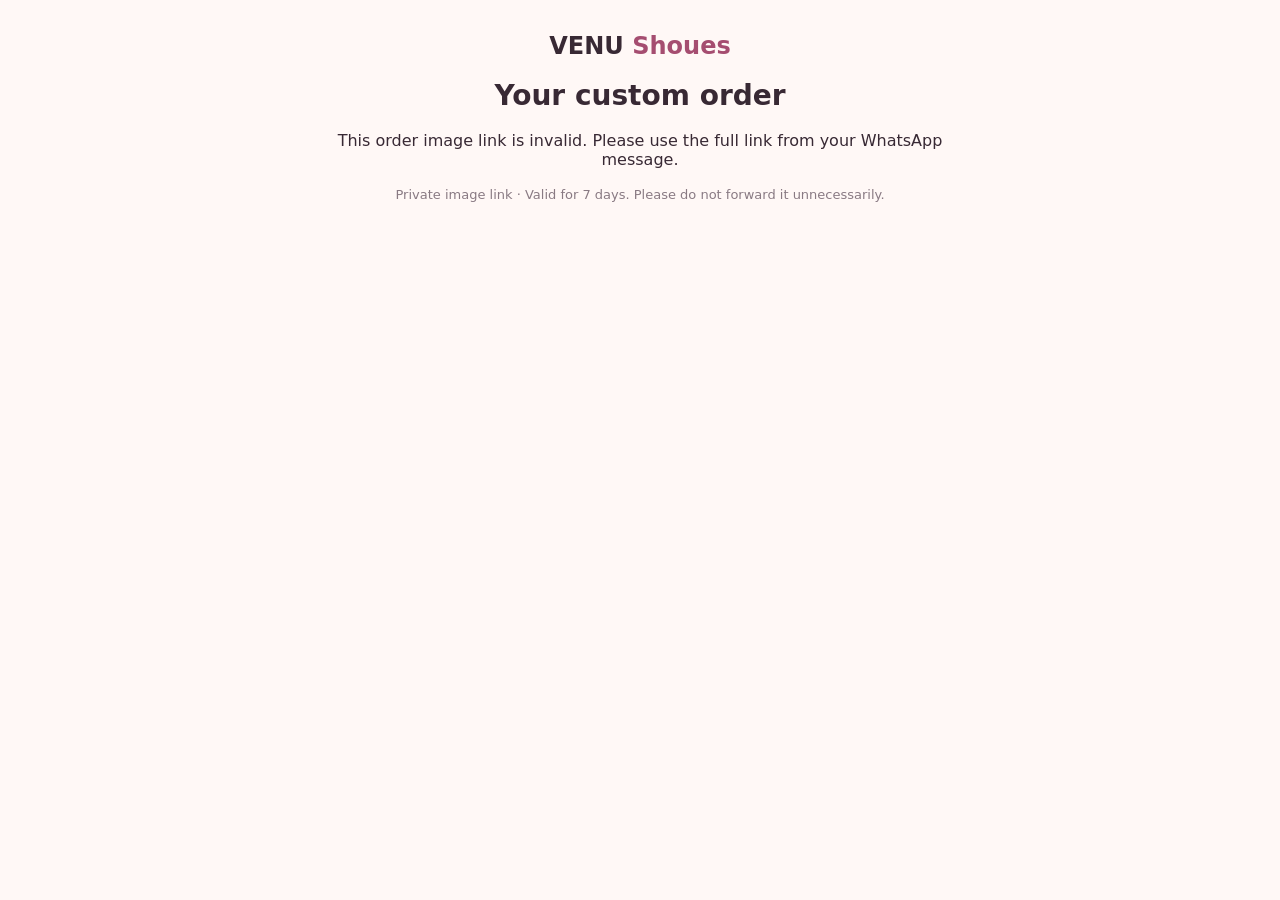
<file: o/index.html>
<!DOCTYPE html>
<html lang="en">
  <head>
    <meta charset="UTF-8" />
    <meta name="viewport" content="width=device-width, initial-scale=1.0" />
    <meta name="robots" content="noindex, nofollow, noarchive" />
    <meta name="referrer" content="no-referrer" />
    <title>Order Card — VENU Shoues</title>
    <link rel="stylesheet" href="../order-view.css" />
  </head>
  <body>
    <main>
      <a class="brand" href="../index.html">VENU <span>Shoues</span></a>
      <h1>Your custom order</h1>
      <p id="order-view-message" role="status" aria-live="polite">Loading your order image…</p>
      <img id="order-view-image" alt="Your saved custom order details" hidden />
      <button id="order-view-retry" type="button" hidden>Try again</button>
      <p class="privacy-note">Private image link · Valid for 7 days. Please do not forward it unnecessarily.</p>
    </main>
    <script src="../cms-config.js"></script>
    <script src="../order-view.js?v=short-token-v2"></script>
  </body>
</html>
</file>
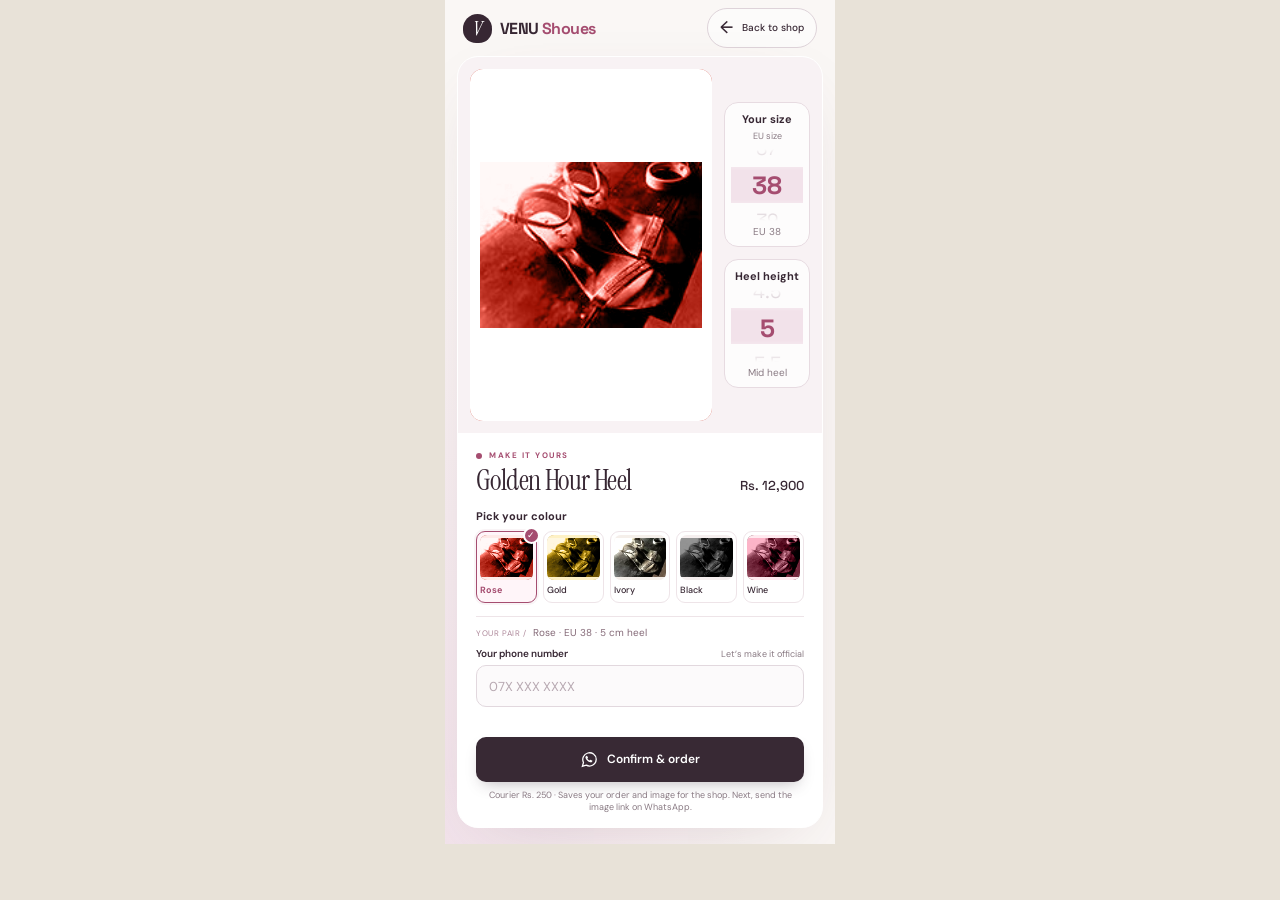
<file: _debug-fit.html>
<!DOCTYPE html>
<html>
  <head>
    <meta charset="utf-8" />
    <title>mobile preview</title>
    <style>
      html, body { margin: 0; background: #e8e2d8; }
      iframe { border: 0; display: block; margin: 0 auto; background: #fff; }
    </style>
  </head>
  <body>
    <iframe id="frame" src="product.html?name=Golden%20Hour%20Heel" width="390" height="844"></iframe>
  </body>
</html>
</file>
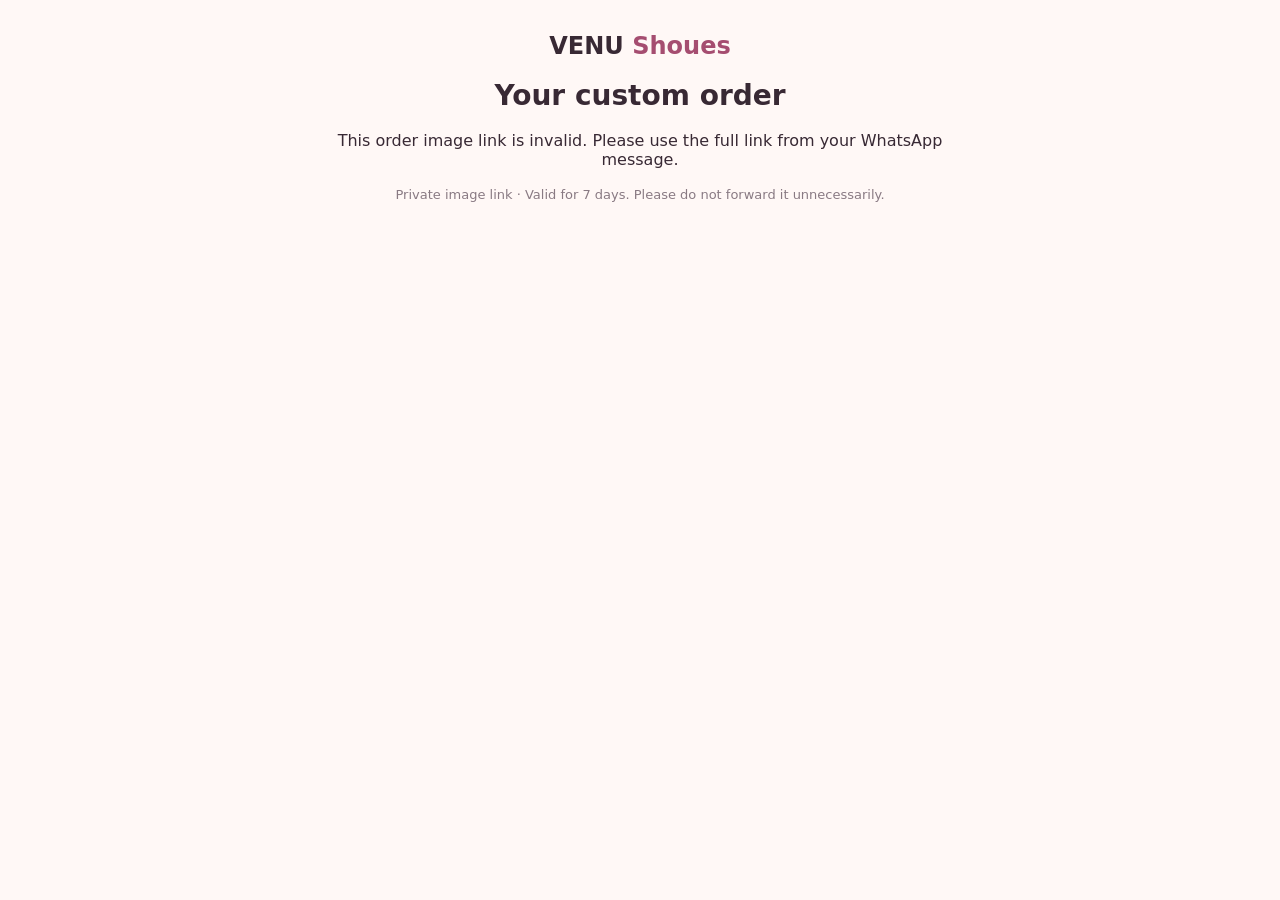
<file: o.html>
<!DOCTYPE html>
<html lang="en">
  <head>
    <meta charset="UTF-8" />
    <meta name="viewport" content="width=device-width, initial-scale=1.0" />
    <meta name="robots" content="noindex, nofollow, noarchive" />
    <meta name="referrer" content="no-referrer" />
    <title>Order Card — VENU Shoues</title>
    <link rel="stylesheet" href="order-view.css" />
  </head>
  <body>
    <main>
      <a class="brand" href="index.html">VENU <span>Shoues</span></a>
      <h1>Your custom order</h1>
      <p id="order-view-message" role="status" aria-live="polite">Loading your order image…</p>
      <img id="order-view-image" alt="Your saved custom order details" hidden />
      <button id="order-view-retry" type="button" hidden>Try again</button>
      <p class="privacy-note">Private image link · Valid for 7 days. Please do not forward it unnecessarily.</p>
    </main>
    <script src="cms-config.js"></script>
    <script src="order-view.js?v=short-token-v1"></script>
  </body>
</html>
</file>
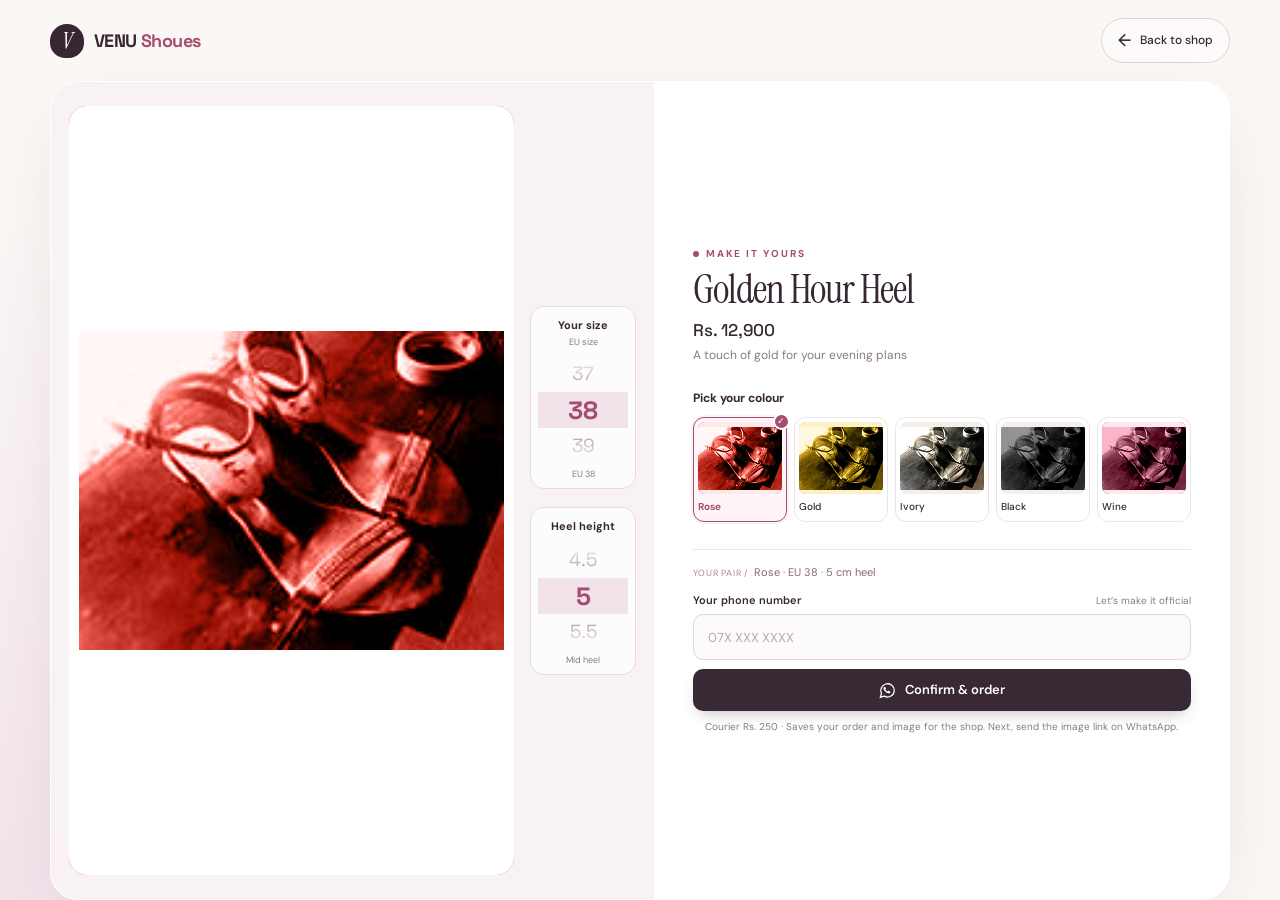
<file: product.html>
<!doctype html>
<html lang="en">
  <head>
    <meta charset="UTF-8" />
    <meta
      name="viewport"
      content="width=device-width, initial-scale=1.0, viewport-fit=cover"
    />
    <meta name="theme-color" content="#fffaf1" />
    <title>Customize your fit — VENU Shoues</title>
    <meta
      name="description"
      content="Choose your shoe size, heel height and colour, then order your custom pair on WhatsApp."
    />
    <link rel="preconnect" href="https://fonts.googleapis.com" />
    <link rel="preconnect" href="https://fonts.gstatic.com" crossorigin />
    <link
      href="https://fonts.googleapis.com/css2?family=DM+Sans:opsz,wght@9..40,400;9..40,500;9..40,700&family=Instrument+Serif:ital@0;1&family=Space+Grotesk:wght@400;500;600;700&display=swap"
      rel="stylesheet"
    />
    <link rel="stylesheet" href="product.css?v=order-card-v2" />
  </head>
  <body>
    <header class="custom-header">
      <a
        class="custom-brand"
        href="index.html#home"
        aria-label="VENU Shoues home"
      >
        <span class="brand-badge" aria-hidden="true">V</span>
        <span>VENU <span class="brand-accent">Shoues</span></span>
      </a>
      <button class="header-shop-button" id="back-to-shop" type="button">
        <span aria-hidden="true">←</span> Back to shop
      </button>
    </header>

    <main class="customizer">
      <section class="preview-panel" aria-label="Selected shoe preview">
        <div class="preview-frame">
          <img
            id="preview-image"
            src="Backend/assets/heel-golden-hour.jpg"
            alt=""
          />
          <span
            class="preview-tint"
            id="preview-tint"
            aria-hidden="true"
          ></span>
        </div>
        <div class="fit-controls">
          <div class="fit-group">
            <div class="fit-heading">
              <h2>Your size</h2>
              <span class="fit-unit">EU size</span>
            </div>
            <div class="stepper" data-stepper="size">
              <label class="stepper-value">
                <input
                  id="size-input"
                  type="number"
                  inputmode="numeric"
                  min="36"
                  max="40"
                  step="1"
                  value="38"
                  aria-label="EU shoe size"
                />
              </label>
            </div>
            <p class="fit-note" id="size-note">EU 38</p>
          </div>

          <div class="fit-group">
            <div class="fit-heading">
              <h2>Heel height</h2>
            </div>
            <div class="stepper" data-stepper="heel">
              <label class="stepper-value">
                <input
                  id="heel-input"
                  type="number"
                  inputmode="decimal"
                  min="0"
                  max="12"
                  step="0.5"
                  value="5"
                  aria-label="Heel height in centimetres"
                />
                <span>cm</span>
              </label>
            </div>
            <p class="fit-note" id="heel-note">Mid heel</p>
          </div>
        </div>
      </section>

      <section class="fit-panel" aria-labelledby="product-name">
        <div class="fit-intro">
          <p class="eyebrow"><span></span>Make it yours</p>
          <h1 id="product-name">Loading…</h1>
          <p class="product-price" id="product-price"></p>
          <p class="product-desc" id="product-desc"></p>
        </div>

        <section class="colours-panel" aria-labelledby="colours-title">
          <h2 id="colours-title">Pick your colour</h2>
          <div
            class="colour-list"
            id="colour-list"
            role="group"
            aria-label="Choose a colour"
          ></div>
        </section>

        <form class="order-form" id="order-form" novalidate>
          <p class="fit-summary" id="fit-summary"></p>
          <label class="phone-field">
            <span
              >Your phone number
              <span class="phone-hint">Let’s make it official</span></span
            >
            <input
              id="phone-input"
              name="phone"
              type="tel"
              inputmode="tel"
              autocomplete="tel"
              aria-describedby="form-message"
              enterkeyhint="done"
              placeholder="07X XXX XXXX"
              required
            />
          </label>
          <p
            class="form-message"
            id="form-message"
            role="status"
            aria-live="polite"
          ></p>
          <button type="submit" class="button-order" id="order-button">
            <svg viewBox="0 0 24 24" fill="none" aria-hidden="true">
              <path
                d="M20.5 11.6a8.5 8.5 0 0 1-12.6 7.5L3 20.5l1.4-4.7a8.5 8.5 0 1 1 16.1-4.2Z"
                stroke="currentColor"
                stroke-width="1.6"
              />
              <path
                d="M8.1 7.5c.3-.3.7-.2.9.1l1 1.7c.2.3.1.6-.2.9l-.5.5c.6 1.2 1.5 2.1 2.8 2.7l.6-.7c.2-.3.6-.3.9-.1l1.7.8c.4.2.5.5.3.9-.4 1.2-1.3 1.6-2.4 1.3-3.2-.8-5.7-3.2-6.3-5.8-.2-.9.3-1.8 1.2-2.3Z"
                fill="currentColor"
              /></svg
            ><span>Confirm &amp; order</span
            ><span class="order-arrow" aria-hidden="true">↗</span>
          </button>
          <p class="order-reassurance">
            Courier Rs. 250 · Saves your order and image for the shop. Next,
            send the image link on WhatsApp.
          </p>
        </form>
      </section>
    </main>

    <dialog
      class="order-dialog"
      id="order-dialog"
      aria-labelledby="order-dialog-title"
    >
      <div class="order-dialog-heading">
        <div>
          <p>YOUR CUSTOM PAIR</p>
          <h2 class="order-success-badge" id="order-dialog-title">
            <svg viewBox="0 0 20 20" fill="none" aria-hidden="true">
              <circle cx="10" cy="10" r="9" fill="currentColor" opacity="0.16" />
              <path
                d="M6.2 10.2 8.8 12.8 14 7.6"
                stroke="currentColor"
                stroke-width="2"
                stroke-linecap="round"
                stroke-linejoin="round"
              />
            </svg>
            <span>Successfully order sent</span>
          </h2>
        </div>
        <button
          class="dialog-close"
          id="close-order"
          type="button"
          aria-label="Close order preview"
        >
          ×
        </button>
      </div>
      <div class="order-card-preview">
        <img
          id="order-card-image"
          alt="Your order card with product, size, colour, heel height, phone, courier fee and total"
        />
      </div>
      <p
        class="share-note"
        id="share-note"
        role="status"
        aria-live="polite"
      ></p>
      <div class="order-dialog-actions">
        <button class="save-order" id="save-order" type="button">
          Save image ↓
        </button>
        <button class="button-order" id="share-order" type="button">
          Confirm and Order ↗
        </button>
      </div>
    </dialog>

    <script src="cms-config.js"></script>
    <script src="product.js?v=order-card-v4"></script>
  </body>
</html>
</file>
<file: order-view.css>
:root { font-family: system-ui, sans-serif; color: #382934; background: #fff8f6; }
body { margin: 0; }
main { width: min(640px, calc(100% - 32px)); margin: 32px auto; text-align: center; }
.brand { font-size: 24px; color: inherit; text-decoration: none; font-weight: 700; }
.brand span { color: #a54d70; }
h1 { font-size: 28px; }
img { display: block; width: 100%; height: auto; border-radius: 16px; box-shadow: 0 8px 32px #38293414; }
[hidden] { display: none !important; }
button { border: 0; border-radius: 24px; padding: 12px 24px; background: #382934; color: white; cursor: pointer; font: inherit; }
.privacy-note { color: #897a83; font-size: 13px; line-height: 1.6; }
</file>
<file: product.css>
/* VENU — the custom edit */
:root {
  --ink: #372733;
  --muted: #897a83;
  --rose: #a54d70;
  --line: #eee4e8;
  --font-body: "DM Sans", sans-serif;
  --font-display: "Space Grotesk", sans-serif;
  --font-serif: "Instrument Serif", Georgia, serif;
}

*, *::before, *::after { box-sizing: border-box; }
html { height: 100%; overflow: hidden; }
body {
  height: 100vh;
  height: 100dvh;
  margin: 0;
  display: flex;
  flex-direction: column;
  overflow: hidden;
  color: var(--ink);
  background: radial-gradient(ellipse at 0 100%, #f2e3eb, transparent 55%), #faf7f5;
  font: 14px/1.4 var(--font-body);
  -webkit-font-smoothing: antialiased;
}
button, input { font: inherit; color: inherit; }
button { cursor: pointer; }
button, a, input { -webkit-tap-highlight-color: transparent; }
button:focus-visible, a:focus-visible { outline: 2px solid var(--rose); outline-offset: 3px; }
img { display: block; max-width: 100%; }

.custom-header {
  width: min(1240px, 100%);
  height: clamp(58px, 9vh, 82px);
  padding: 0 30px;
  margin: 0 auto;
  flex: none;
  display: flex;
  align-items: center;
  justify-content: space-between;
}
.custom-brand { display: flex; align-items: center; gap: 10px; text-decoration: none; color: var(--ink); font: 700 18px var(--font-display); letter-spacing: -.6px; }
.brand-badge { display: grid; place-items: center; width: 34px; height: 34px; border-radius: 50% 50% 45% 45%; background: var(--ink); color: #fff; font: italic 23px var(--font-serif); }
.brand-accent { color: var(--rose); }
.header-shop-button { display: flex; align-items: center; gap: 9px; padding: 10px 16px; border: 1px solid #ded3d9; border-radius: 30px; background: #ffffff90; font-size: 12px; font-weight: 500; transition: background .2s; }
.header-shop-button:hover { background: #f1e3ea; }
.header-shop-button > span { font-size: 17px; }

.customizer {
  display: grid;
  grid-template-columns: minmax(0, 1.05fr) minmax(0, 1fr);
  flex: 1;
  min-height: 0;
  width: min(1180px, calc(100% - 60px));
  margin: 0 auto;
  border: 1px solid #ffffff;
  border-radius: 28px;
  box-shadow: 0 22px 70px -30px #6b354b38;
  overflow: hidden;
  background: #fff;
}
.preview-panel { position: relative; display: flex; flex-direction: column; min-width: 0; min-height: 0; padding: 28px; background: radial-gradient(ellipse at 60% 35%, #fff7f5 0, #f2dee2 70%, #e9d3dc 100%); isolation: isolate; }
.preview-heading { display: flex; justify-content: space-between; flex: none; font-size: 10px; letter-spacing: .19em; color: #795f6e; }
.preview-frame { flex: 1; position: relative; min-height: 0; margin: 18px 0; border-radius: 50% 50% 18px 18px; overflow: hidden; background: #fff9f6; isolation: isolate; }
.preview-frame img { position: absolute; inset: 0; width: 100%; height: 100%; object-fit: contain; padding: 24px; }
.preview-tint { position: absolute; inset: 0; z-index: 1; mix-blend-mode: color; pointer-events: none; }
.preview-badge { position: absolute; bottom: 16px; left: 50%; transform: translateX(-50%); z-index: 2; border: 1px solid #ffffffa0; border-radius: 30px; padding: 6px 15px; background: #fffcf5e6; font-size: 10px; font-weight: 700; letter-spacing: .08em; white-space: nowrap; }
.preview-caption { display: flex; justify-content: space-between; align-items: center; flex: none; }
.preview-caption > span:first-child { font: 36px/.98 var(--font-serif); letter-spacing: -.7px; }
.preview-caption em { color: #955b73; }
.preview-seal { display: grid; place-content: center; width: 66px; height: 66px; border: 1px solid #b590a2; border-radius: 50%; font-size: 10px; line-height: 1.5; text-align: center; transform: rotate(10deg); }

.fit-panel { display: flex; flex-direction: column; justify-content: center; gap: clamp(14px, 3vh, 30px); min-width: 0; min-height: 0; padding: clamp(22px, 3vw, 44px); }
.fit-intro { flex: none; }
.eyebrow { display: flex; align-items: center; gap: 7px; margin: 0 0 8px; color: var(--rose); font-size: 10px; font-weight: 700; text-transform: uppercase; letter-spacing: .19em; }
.eyebrow > span { width: 6px; height: 6px; border-radius: 50%; background: var(--rose); }
.fit-intro h1 { margin: 0; font: 400 clamp(28px, 3.1vw, 43px)/1.05 var(--font-serif); letter-spacing: -1px; }
.product-price { margin: 8px 0 0; font: 500 17px var(--font-display); }
.product-desc { margin: 6px 0 0; color: var(--muted); font-size: 12px; }
.fit-controls { display: grid; grid-template-columns: minmax(0, 1fr) minmax(0, 1fr); gap: 14px; flex: none; }
.fit-group { min-width: 0; padding: 13px 14px 10px; border: 1px solid var(--line); background: #fcfafb; border-radius: 14px; transition: border-color .2s, background .2s; }
.fit-group:focus-within { border-color: #c18aa2; background: #fff8fc; }
.fit-heading { display: flex; align-items: center; justify-content: space-between; gap: 4px; }
.fit-heading h2, .colours-panel h2 { margin: 0; font-size: 12px; font-weight: 700; }
.section-number { margin-right: 5px; color: #b997a7; font: 10px var(--font-display); }
.fit-unit { font-size: 9px; color: var(--muted); }
.stepper { display: flex; min-height: 43px; align-items: center; }
.stepper-value { display: flex; align-items: baseline; gap: 5px; width: 100%; }
.stepper-value input { width: 100%; min-width: 0; border: 0; padding: 4px 0; background: transparent; outline: none; font: 500 27px var(--font-display); appearance: textfield; -moz-appearance: textfield; }
.stepper-value input::-webkit-inner-spin-button, .stepper-value input::-webkit-outer-spin-button { -webkit-appearance: none; margin: 0; }
.stepper-value > span { font-size: 12px; color: var(--muted); }
.fit-note { margin: 0; color: var(--muted); font-size: 10px; }
.colours-panel { flex: none; min-width: 0; }
.colours-panel h2 { display: flex; align-items: center; margin-bottom: 10px; }
.choice-hint { margin-left: auto; font: italic 15px var(--font-serif); color: var(--muted); }
.colour-list { display: grid; grid-template-columns: repeat(5, minmax(0, 1fr)); gap: 7px; }
.colour-option { position: relative; min-width: 0; display: flex; flex-direction: column; gap: 6px; padding: 4px 4px 7px; border: 1px solid var(--line); border-radius: 11px; background: #fff; transition: transform .2s, border-color .2s, box-shadow .2s; }
.colour-option:hover { transform: translateY(-3px); border-color: #c995ab; }
.colour-option.is-selected { border-color: var(--rose); background: #fff5f9; box-shadow: 0 0 0 2px #a54d7010; }
.colour-option.is-selected::after { content: "✓"; position: absolute; right: -4px; top: -5px; display: grid; place-items: center; width: 17px; height: 17px; border: 2px solid #fff; border-radius: 50%; background: var(--rose); color: #fff; font-size: 9px; }
.colour-thumb { display: block; position: relative; width: 100%; height: clamp(46px, 8vh, 76px); border-radius: 7px; overflow: hidden; isolation: isolate; background: #f5eeee; }
.colour-thumb img { width: 100%; height: 100%; object-fit: contain; }
.colour-tint { position: absolute; inset: 0; mix-blend-mode: color; pointer-events: none; }
.colour-name { font-size: 10px; font-weight: 500; white-space: nowrap; text-overflow: ellipsis; overflow: hidden; }
.colour-option.is-selected .colour-name { color: var(--rose); font-weight: 700; }

.order-form { display: flex; flex-direction: column; flex: none; gap: 9px; padding-top: 15px; border-top: 1px solid var(--line); }
.fit-summary { margin: 0 0 3px; font-size: 11px; color: #846977; }
.fit-summary::before { content: "YOUR PAIR  /  "; margin-right: 3px; font-size: 9px; letter-spacing: .08em; color: #ad8799; }
.phone-field { display: block; }
.phone-field > span { display: flex; align-items: baseline; justify-content: space-between; margin-bottom: 6px; font-size: 11px; font-weight: 600; }
.phone-hint { color: var(--muted); font-size: 10px; font-weight: 400; }
.phone-field input { width: 100%; min-height: 46px; padding: 10px 14px; border: 1px solid #e2d8de; border-radius: 10px; background: #fcfafb; font-size: 16px; outline: none; transition: border-color .2s, box-shadow .2s; }
.phone-field input::placeholder { color: #b7a8b1; font-size: 13px; }
.phone-field input:focus { border-color: var(--rose); box-shadow: 0 0 0 3px #a54d7010; }
.phone-field input[aria-invalid="true"] { border-color: #b33551; }
.form-message { display: none; margin: 0; font-size: 11px; color: #b33551; }
.form-message.is-error { display: block; }
.button-order { display: flex; align-items: center; justify-content: center; gap: 8px; width: 100%; min-height: 42px; padding: 8px 16px; border: 0; border-radius: 10px; background: #382934; color: #fff; font-size: 13px; font-weight: 600; box-shadow: 0 7px 16px -7px #38293460; transition: background .2s, transform .2s; }
.button-order:hover { background: #914c6a; transform: translateY(-1px); }
.button-order:active { transform: translateY(1px); }
.button-order svg { width: 19px; height: 19px; }
.order-arrow { display: none; }
.order-reassurance { margin: 0; color: var(--muted); text-align: center; font-size: 10px; }

@media (min-width: 821px) and (max-height: 720px) {
  .fit-panel { gap: 12px; padding: 20px 28px; }
  .product-desc { display: none; }
  .fit-group { padding: 9px 12px; }
  .order-form { padding-top: 10px; gap: 6px; }
  .preview-caption > span:first-child { font-size: 30px; }
}

@media (max-width: 820px), (min-width: 821px) and (orientation: portrait) and (max-aspect-ratio: 3/4) {
  .custom-header { height: 56px; padding: 0 18px; }
  .custom-brand { font-size: 16px; gap: 8px; }
  .brand-badge { width: 29px; height: 29px; font-size: 20px; }
  .header-shop-button { padding: 7px 12px; font-size: 10px; }
  .customizer { width: calc(100% - 24px); max-height: none; grid-template-columns: minmax(0, 1fr); grid-template-rows: minmax(100px, 1fr) auto; margin: 0 auto max(10px, env(safe-area-inset-bottom)); border-radius: 21px; }
  .preview-panel { padding: 13px 18px; }
  .preview-heading { font-size: 8px; }
  .preview-frame { position: absolute; inset: 23px 46px 10px; margin: 0; border-radius: 48% 48% 14px 14px; z-index: -1; }
  .preview-frame img { padding: 8px; }
  .preview-badge { bottom: 7px; padding: 3px 10px; font-size: 9px; }
  .preview-caption { margin-top: auto; pointer-events: none; }
  .preview-caption > span:first-child { font-size: 21px; max-width: 90px; text-shadow: 0 1px 6px #fff; }
  .preview-seal { width: 42px; height: 42px; font-size: 8px; background: #fff8f7ad; }
  .fit-panel { padding: 17px 18px 13px; gap: 13px; }
  .fit-intro { display: grid; grid-template-columns: minmax(0, 1fr) auto; align-items: baseline; column-gap: 10px; }
  .eyebrow { grid-column: 1 / -1; font-size: 8px; margin-bottom: 5px; }
  .fit-intro h1 { font-size: 28px; letter-spacing: -.6px; }
  .product-price { font-size: 13px; margin: 0; }
  .product-desc { display: none; }
  .fit-controls { gap: 9px; }
  .fit-group { padding: 9px 11px 7px; border-radius: 11px; }
  .fit-heading h2 { font-size: 11px; }
  .section-number { font-size: 9px; margin-right: 3px; }
  .fit-unit { font-size: 8px; }
  .stepper { min-height: 34px; }
  .stepper-value input { font-size: 23px; }
  .fit-note { font-size: 9px; }
  .colours-panel h2 { font-size: 11px; margin-bottom: 7px; }
  .choice-hint { font-size: 13px; }
  .colour-list { gap: 6px; }
  .colour-thumb { height: 45px; }
  .colour-option { padding: 3px 3px 5px; gap: 4px; border-radius: 9px; }
  .colour-name { font-size: 9px; }
  .order-form { padding-top: 9px; gap: 7px; }
  .fit-summary { font-size: 10px; margin: 0; }
  .fit-summary::before { font-size: 8px; }
  .phone-field > span { font-size: 10px; margin-bottom: 4px; }
  .phone-hint { font-size: 9px; }
  .phone-field input { min-height: 42px; padding: 8px 12px; }
  .button-order { min-height: 45px; font-size: 12px; border-radius: 10px; }
  .order-reassurance { font-size: 9px; }
}

@media (max-width: 820px) and (max-height: 720px) {
  .custom-header { height: 49px; }
  .fit-panel { padding: 12px 15px 10px; gap: 9px; }
  .fit-intro h1 { font-size: 25px; }
  .fit-note, .fit-summary { display: none; }
  .fit-group { padding: 8px 10px 5px; }
  .colour-thumb { height: 36px; }
  .order-form { gap: 5px; padding-top: 7px; }
  .phone-field input { min-height: 39px; }
  .button-order { min-height: 42px; }
  .preview-caption > span:first-child { font-size: 18px; }
}

@media (min-width: 821px) and (max-height: 540px) and (orientation: landscape) {
  .custom-header { height: 43px; }
  .customizer { grid-template-columns: minmax(0, 1fr) minmax(300px, 1fr); grid-template-rows: minmax(0, 1fr); margin-bottom: 8px; }
  .fit-panel { padding: 10px 16px; gap: 6px; }
  .eyebrow, .product-desc, .fit-note, .fit-summary, .order-reassurance { display: none; }
  .fit-intro { display: flex; align-items: baseline; justify-content: space-between; gap: 8px; }
  .fit-intro h1 { font-size: 23px; }
  .product-price { font-size: 12px; }
  .fit-group { padding: 6px 9px; }
  .stepper { min-height: 29px; }
  .stepper-value input { font-size: 21px; }
  .colour-thumb { height: 28px; }
  .order-form { padding-top: 5px; gap: 5px; }
  .phone-field input { min-height: 36px; padding: 5px 10px; }
  .button-order { min-height: 38px; }
}

.order-dialog {
  width: min(480px, calc(100% - 24px));
  height: min(850px, calc(100dvh - 24px));
  max-height: calc(100dvh - 24px);
  padding: 20px;
  border: 1px solid #fff;
  border-radius: 22px;
  background: #fffafc;
  color: var(--ink);
  box-shadow: 0 25px 100px #24132150;
  overflow: hidden;
}
.order-dialog[open] { display: flex; flex-direction: column; gap: 12px; }
.order-dialog::backdrop { background: #241921aa; backdrop-filter: blur(5px); }
.order-dialog-heading { display: flex; align-items: center; justify-content: space-between; gap: 12px; flex: none; }
.order-dialog-heading p { margin: 0 0 6px; color: var(--rose); font-size: 9px; letter-spacing: .16em; }
.order-dialog-heading h2 { margin: 0; font: 23px/1.15 var(--font-serif); }
.order-success-badge {
  display: inline-flex;
  align-items: center;
  gap: 8px;
  padding: 5px 14px 5px 9px;
  border: 1px solid #b5e3c7;
  border-radius: 999px;
  background: #e8f7ee;
  color: #166534;
  box-shadow: 0 4px 14px -8px #16653455;
}
.order-success-badge svg { width: 18px; height: 18px; flex: none; color: #15803d; }
.dialog-close { flex: none; width: 32px; height: 32px; border: 1px solid var(--line); border-radius: 50%; background: #fff; font-size: 22px; }
.order-card-preview { flex: 1; min-height: 0; display: flex; justify-content: center; }
.order-card-preview img { width: 100%; height: 100%; object-fit: contain; min-height: 0; }
.share-note { flex: none; margin: 0; color: var(--muted); font-size: 11px; line-height: 1.4; }
.order-dialog-actions { display: grid; grid-template-columns: auto minmax(0, 1fr); gap: 10px; align-items: center; flex: none; }
.save-order {
  display: inline-flex;
  align-items: center;
  justify-content: center;
  gap: 6px;
  min-height: 44px;
  padding: 10px 16px;
  border: 1px solid #dccad3;
  border-radius: 12px;
  background: #fff;
  color: var(--ink);
  font-size: 12px;
  font-weight: 600;
  text-decoration: none;
  white-space: nowrap;
  cursor: pointer;
  transition: background .2s, border-color .2s, color .2s, transform .2s;
}
.save-order:hover { background: #f6eaef; border-color: var(--rose); color: var(--rose); transform: translateY(-1px); }
.save-order:active { transform: translateY(1px); }
.order-dialog-actions .button-order { font-size: 12px; min-height: 44px; }
.button-order:disabled { opacity: .6; cursor: wait; }
@media (max-height: 600px) { .order-dialog { padding: 12px; } .order-dialog[open] { gap: 7px; } .order-dialog-heading h2 { font-size: 19px; padding: 4px 11px 4px 8px; } }

/* Image-only preview with a compact, touch-friendly adjustment rail. */
.preview-panel {
  display: grid;
  grid-template-columns: minmax(0, 1fr) 106px;
  align-items: center;
  gap: 16px;
  padding: 24px 18px;
  background: #f8f2f4;
}
.preview-frame {
  position: relative;
  inset: auto;
  align-self: stretch;
  flex: none;
  width: 100%;
  min-height: 0;
  margin: 0;
  border-radius: 18px;
  background: #fff;
  z-index: auto;
}
.preview-frame img { padding: 10px; }
.fit-controls {
  display: flex;
  flex-direction: column;
  gap: 18px;
  width: 100%;
}
.fit-group {
  padding: 11px 7px 8px;
  border: 1px solid #e7dbe1;
  border-radius: 14px;
  background: #ffffffc9;
  text-align: center;
}
.fit-heading { flex-direction: column; align-items: center; gap: 3px; }
.fit-heading h2 { font-size: 11px; }
.fit-unit { font-size: 9px; }
.stepper { position: relative; display: block; min-height: 0; margin: 7px 0 4px; }
.stepper-value {
  position: absolute;
  width: 1px;
  height: 1px;
  overflow: hidden;
  clip-path: inset(50%);
}
.value-wheel {
  --wheel-height: 108px;
  position: relative;
  height: var(--wheel-height);
  overflow-y: auto;
  overscroll-behavior: contain;
  touch-action: pan-y;
  scroll-snap-type: y mandatory;
  scrollbar-width: none;
  border-radius: 9px;
  background: linear-gradient(to bottom, transparent calc(50% - 18px), #f2e2ea calc(50% - 18px), #f2e2ea calc(50% + 18px), transparent calc(50% + 18px));
  -webkit-mask-image: linear-gradient(transparent, #000 30%, #000 70%, transparent);
  mask-image: linear-gradient(transparent, #000 30%, #000 70%, transparent);
}
.value-wheel::-webkit-scrollbar { display: none; }
.value-wheel::before, .value-wheel::after {
  content: "";
  display: block;
  height: calc((var(--wheel-height) - 36px) / 2);
}
.wheel-option {
  display: block;
  width: 100%;
  height: 36px;
  min-height: 36px;
  padding: 0;
  border: 0;
  background: transparent;
  color: #ac95a2;
  font: 400 19px/36px var(--font-display);
  scroll-snap-align: center;
}
.wheel-option.is-active { color: var(--rose); font-weight: 700; font-size: 25px; }
.wheel-option:focus-visible { outline-offset: -3px; border-radius: 6px; }
.fit-note { font-size: 9px; }

@media (max-width: 820px), (min-width: 821px) and (orientation: portrait) and (max-aspect-ratio: 3/4) {
  .preview-panel { grid-template-columns: minmax(0, 1fr) 86px; grid-template-rows: minmax(0, 1fr); padding: 12px; gap: 10px; }
  .preview-frame { border-radius: 13px; }
  .fit-controls { gap: 12px; }
  .fit-group { padding: 9px 6px 7px; }
  .fit-heading h2 { font-size: 10px; }
  .fit-note { display: block; }
}
@media (max-width: 820px) and (max-height: 720px) {
  .fit-controls { gap: 9px; }
  .fit-group { padding: 7px 5px; }
  .value-wheel { --wheel-height: 90px; }
  .fit-note { display: none; }
  .stepper { margin: 4px 0 0; }
}
@media (max-width: 600px) and (min-height: 700px) {
  .fit-controls { gap: 8px; }
  .fit-group { padding: 7px 5px; }
  .value-wheel { --wheel-height: 72px; }
  .stepper { margin: 4px 0 2px; }
}
@media (max-width: 600px) and (max-height: 720px) {
  .value-wheel { --wheel-height: 86px; }
}
@media (min-width: 821px) and (orientation: portrait) and (max-aspect-ratio: 3/4) {
  .custom-header { height: 68px; padding: 0 32px; }
  .custom-brand { font-size: 19px; gap: 10px; }
  .brand-badge { width: 34px; height: 34px; font-size: 23px; }
  .header-shop-button { padding: 9px 15px; font-size: 12px; }
  .customizer {
    width: min(920px, calc(100% - 32px));
    max-height: calc(100dvh - 84px);
  }
  .preview-panel {
    grid-template-columns: minmax(0, 1fr) 126px;
    gap: 20px;
    padding: 22px;
  }
  .fit-controls { gap: 16px; }
  .fit-group { padding: 12px 9px 9px; }
  .value-wheel { --wheel-height: 120px; }
  .fit-panel { padding: 24px 30px 18px; gap: 17px; }
  .fit-intro h1 { font-size: 34px; }
  .product-price { font-size: 16px; }
  .product-desc { display: block; font-size: 13px; }
  .colour-thumb { height: 72px; }
  .colour-name { font-size: 11px; }
  .order-form { padding-top: 12px; gap: 8px; }
  .phone-field input { min-height: 46px; }
  .button-order { min-height: 50px; font-size: 13px; }
  .order-reassurance { font-size: 10px; }
}
@media (min-width: 821px) and (max-height: 540px) and (orientation: landscape) {
  .preview-panel { grid-template-columns: minmax(0, 1fr) 80px; padding: 10px; gap: 8px; }
  .value-wheel { --wheel-height: 72px; }
  .fit-controls { gap: 8px; }
  .fit-group { padding: 6px; }
  .fit-note { display: none; }
}

/* On phones (and portrait tablets) the page itself scrolls, so the software
   keyboard can never squeeze both panels into an overlapping fixed-height
   grid. A min-height keeps the original full-screen look when the keyboard is
   closed, while the flexible rows let the content grow and scroll when it is
   open. */
@media (max-width: 820px), (min-width: 821px) and (orientation: portrait) and (max-aspect-ratio: 3/4) {
  html { height: auto; overflow-x: hidden; overflow-x: clip; overflow-y: auto; scroll-padding-block: 24px; }
  body { height: auto; min-height: 100vh; min-height: 100svh; overflow: visible; }
  .customizer {
    flex: none;
    width: calc(100% - 24px);
    min-height: calc(100vh - 72px);
    min-height: calc(100svh - 56px - max(16px, env(safe-area-inset-bottom)));
    grid-template-columns: minmax(0, 1fr);
    grid-template-rows: minmax(200px, 1fr) auto;
    margin-bottom: max(16px, env(safe-area-inset-bottom));
  }
  .preview-panel { grid-template-columns: minmax(0, 1fr) 86px; grid-template-rows: auto; gap: 12px; padding: 12px; }
  .fit-controls { gap: 12px; }
  .fit-group { padding: 9px 6px 7px; }
  .fit-heading h2 { font-size: 11px; }
  .fit-note { display: block; font-size: 10px; }
  .value-wheel { --wheel-height: clamp(72px, 12vw, 90px); }
  .stepper { margin: 6px 0 4px; }
  .fit-panel { justify-content: flex-start; }
  .phone-field { min-width: 0; scroll-margin-block: 24px; }
  .form-message { display: block; min-height: 16px; font-size: 12px; line-height: 1.5; overflow-wrap: anywhere; }
}

/* Short desktop/landscape windows should scroll too, never clip the order form. */
@media (min-width: 821px) and (max-height: 650px) and (orientation: landscape) {
  html { overflow-y: auto; }
  body { height: auto; min-height: 100dvh; overflow: visible; }
  .customizer { flex: none; min-height: 540px; margin-bottom: 16px; }
}

@media (prefers-reduced-motion: reduce) {
  *, *::before, *::after { transition: none !important; }
}
</file>
